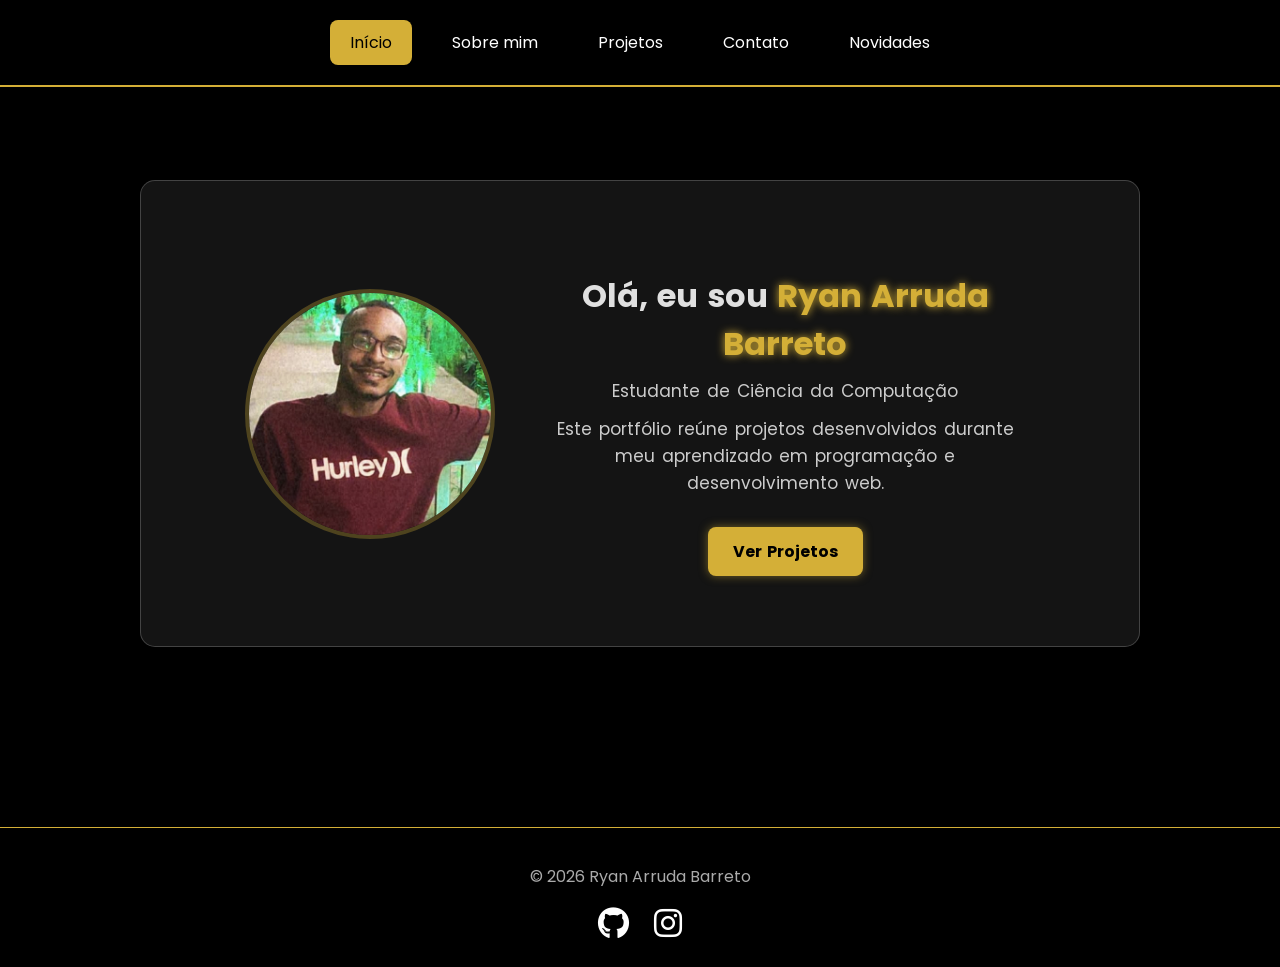
<file: index.html>
<!DOCTYPE html>
<html lang="pt-br">

<head>
    <meta charset="UTF-8">
    <meta name="viewport" content="width=device-width, initial-scale=1.0">
    <link rel="stylesheet" href="style.css">
    <link href="https://fonts.googleapis.com/css2?family=Poppins:wght@300;400;600&display=swap" rel="stylesheet">
    <link rel="stylesheet" href="https://cdnjs.cloudflare.com/ajax/libs/font-awesome/6.5.0/css/all.min.css">
    <title>Ryan Arruda Barreto | Portfólio</title>
</head>

<body>
    <div class="navbar">
        <a href="index.html" class="ativo">Início</a>
        <a href="sobre.html">Sobre mim</a>
        <a href="Projetos.html">Projetos</a>
        <a href="contato.html">Contato</a>
        <a href="novidades.html">Novidades</a>
    </div>

    <div class="caixa">
        <img src="Images/imagem2.jpg" alt="Foto de Ryan">

        <div class="conteudo">
        <h1>Olá, eu sou <strong class="cor">Ryan Arruda Barreto</strong></h1>
            <p>Estudante de Ciência da Computação</p>

            <p>
                Este portfólio reúne projetos desenvolvidos durante meu aprendizado em programação e desenvolvimento web.
            </p>

            <a href="Projetos.html">Ver Projetos</a>
        </div>
    </div>

    <footer>
        <p>© 2026 Ryan Arruda Barreto</p>

        <div class="footer-redes">
            <a href="https://github.com/1Ryan22" target="_blank">
                <i class="fab fa-github"></i>
            </a>

            <a href="https://www.instagram.com/ryanbarreto_22/" target="_blank">
                <i class="fab fa-instagram"></i>
            </a>
        </div>
    </footer>
</body>

</html>
</file>
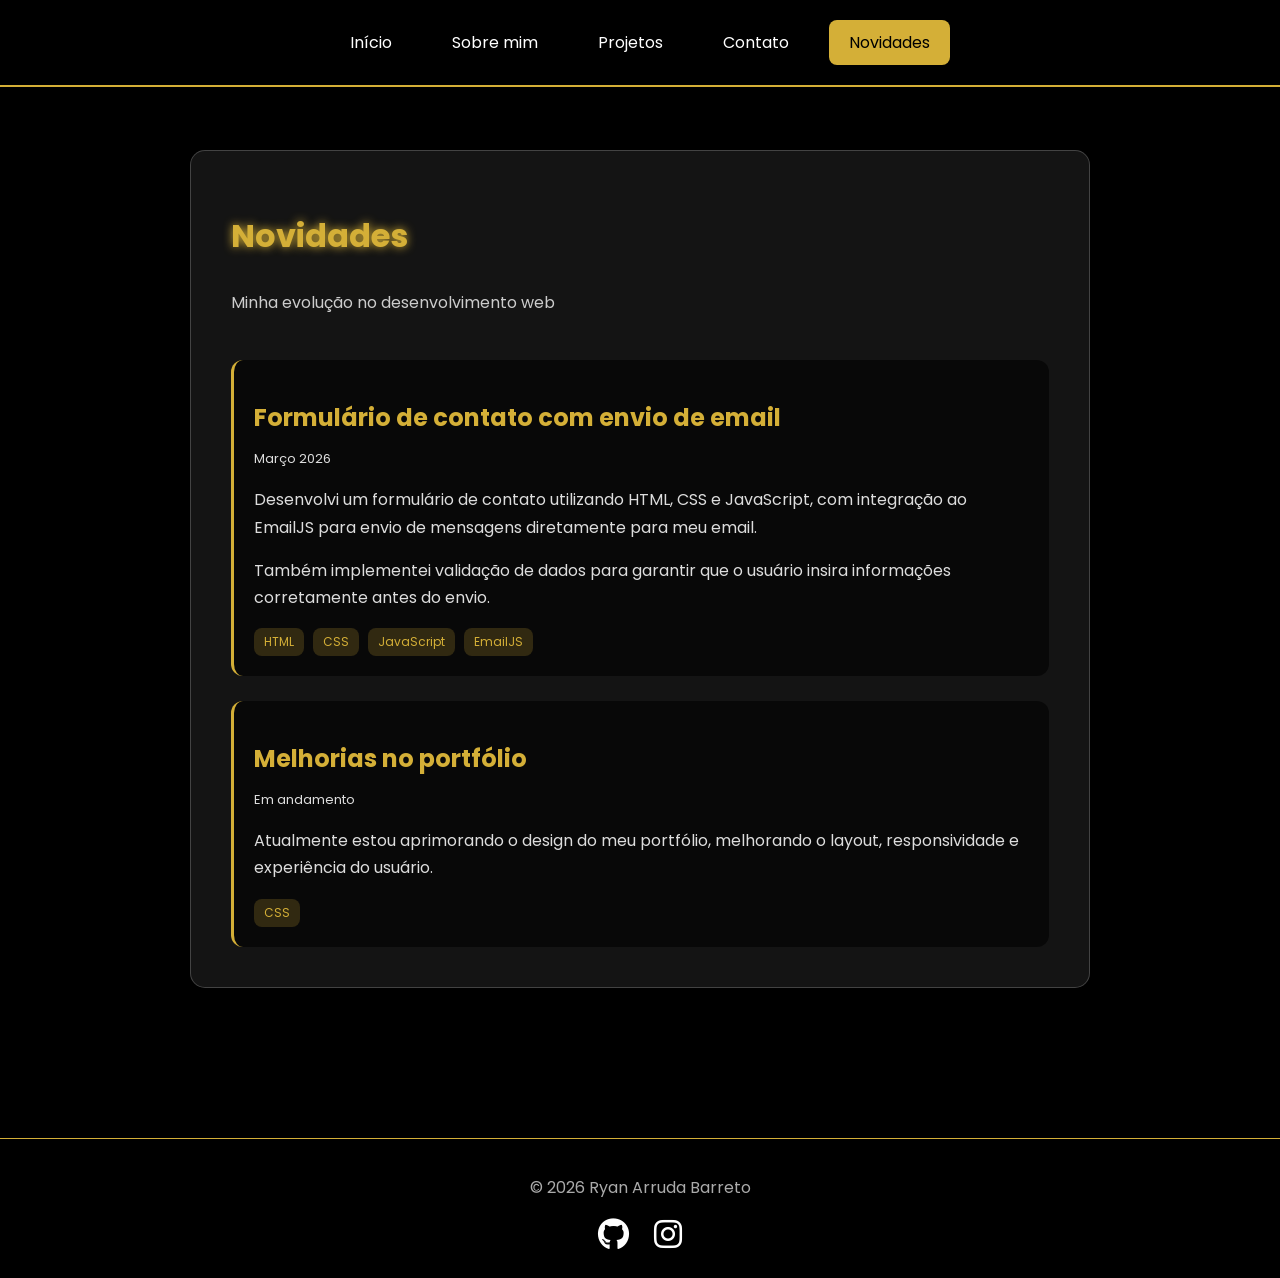
<file: novidades.html>
<!DOCTYPE html>
<html lang="pt-br">

<head>
    <meta charset="UTF-8">
    <meta name="viewport" content="width=device-width, initial-scale=1.0">
    <title>Novidades</title>

    <link rel="stylesheet" href="novidades.css">
    <link href="https://fonts.googleapis.com/css2?family=Poppins:wght@300;400;600&display=swap" rel="stylesheet">
    <link rel="stylesheet" href="https://cdnjs.cloudflare.com/ajax/libs/font-awesome/6.5.0/css/all.min.css">
</head>

<body>

    <!-- NAVBAR -->
    <div class="navbar">
        <a href="index.html">Início</a>
        <a href="sobre.html">Sobre mim</a>
        <a href="Projetos.html">Projetos</a>
        <a href="contato.html">Contato</a>
        <a href="novidades.html" class="ativo">Novidades</a>
    </div>

    <!-- CONTEÚDO -->
    <div class="caixa">

        <h1 class="titulo">Novidades</h1>
        <p class="subtitulo">Minha evolução no desenvolvimento web</p>

        <!-- CARD 1 -->
        <div class="card">
            <h2>Formulário de contato com envio de email</h2>
            <p class="data">Março 2026</p>

            <p>
                Desenvolvi um formulário de contato utilizando HTML, CSS e JavaScript,
                com integração ao EmailJS para envio de mensagens diretamente para meu email.
            </p>

            <p>
                Também implementei validação de dados para garantir que o usuário insira
                informações corretamente antes do envio.
            </p>

            <div class="tags">
                <span>HTML</span>
                <span>CSS</span>
                <span>JavaScript</span>
                <span>EmailJS</span>
            </div>
        </div>

        <!-- CARD 2 (futuro) -->
        <div class="card">
            <h2>Melhorias no portfólio</h2>
            <p class="data">Em andamento</p>

            <p>
                Atualmente estou aprimorando o design do meu portfólio,
                melhorando o layout, responsividade e experiência do usuário.
            </p>

            <div class="tags">
                <span>CSS</span>
            </div>
        </div>

    </div>

    <!-- FOOTER -->
    <footer>
        <p>© 2026 Ryan Arruda Barreto </p>

        <div class="footer-redes">
            <a href="https://github.com/1Ryan22" target="_blank">
                <i class="fab fa-github"></i>
            </a>

            <a href="https://www.instagram.com/ryanbarreto_22/" target="_blank">
                <i class="fab fa-instagram"></i>
            </a>
        </div>
    </footer>

</body>

</html>
</file>
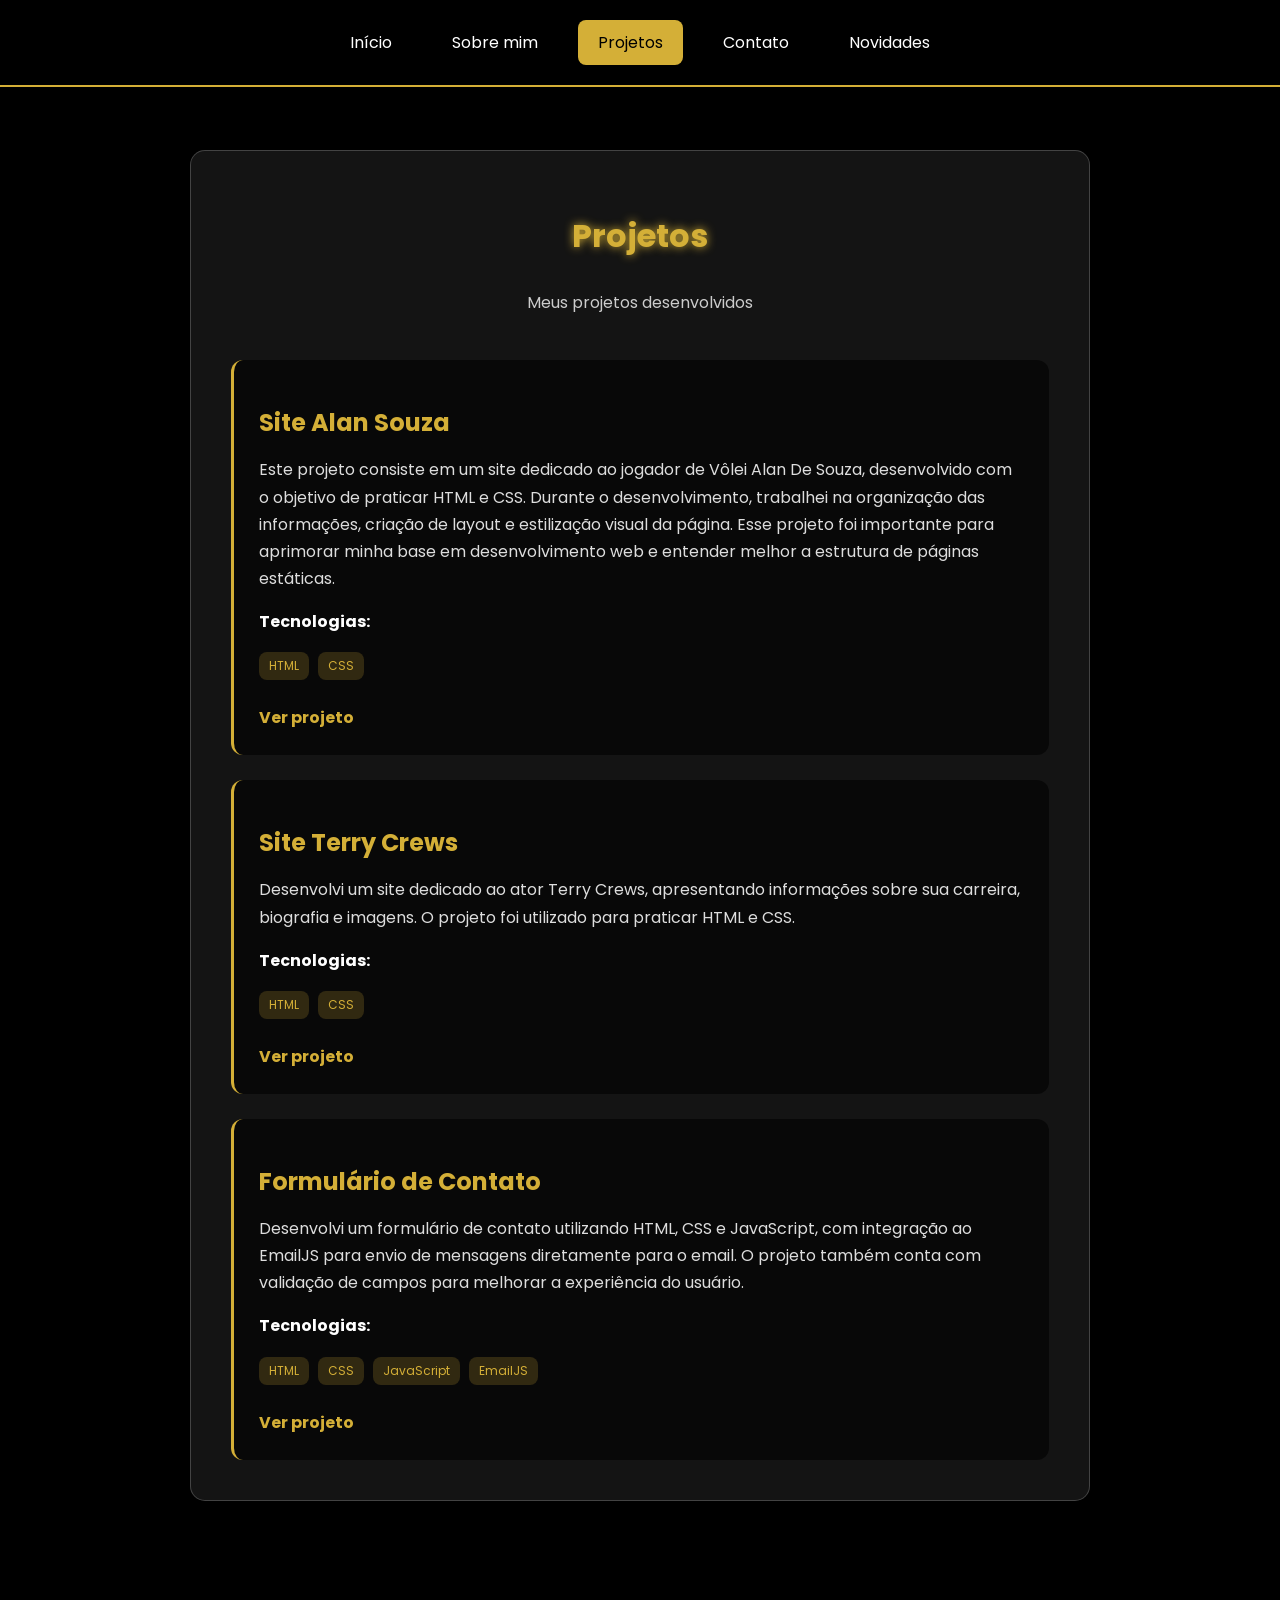
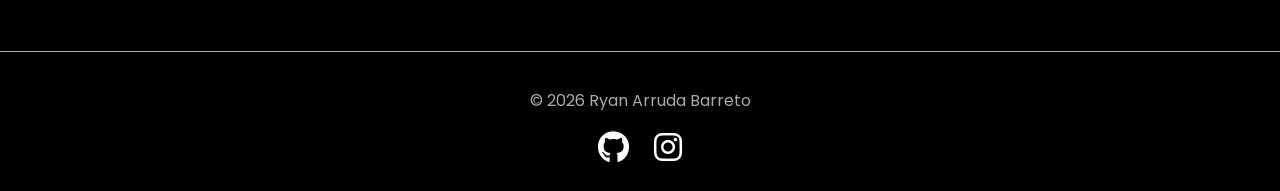
<file: Projetos.html>
<!DOCTYPE html>
<html lang="en">

<head>
    <meta charset="UTF-8">
    <meta name="viewport" content="width=device-width, initial-scale=1.0">
    <link rel="stylesheet" href="projetos.css">
    <link href="https://fonts.googleapis.com/css2?family=Poppins:wght@300;400;600&display=swap" rel="stylesheet">
    <link rel="stylesheet" href="https://cdnjs.cloudflare.com/ajax/libs/font-awesome/6.5.0/css/all.min.css">
    <title>Projetos</title>
</head>

<body>
    <div class="navbar">
        <a href="index.html">Início</a>
        <a href="sobre.html">Sobre mim</a>
        <a href="Projetos.html" class="ativo">Projetos</a>
        <a href="contato.html">Contato</a>
        <a href="novidades.html">Novidades</a>
    </div>

    <div class="caixa">
        <h1 class="titulo">Projetos</h1>
        <p class="subtitulo">Meus projetos desenvolvidos</p>

        <div class="projeto-card">
            <h2>Site Alan Souza</h2>

            <p>
                Este projeto consiste em um site dedicado ao jogador de Vôlei Alan De Souza, desenvolvido com o objetivo de praticar
                HTML e CSS.
                Durante o desenvolvimento, trabalhei na organização das informações, criação de layout e estilização
                visual da página.
                Esse projeto foi importante para aprimorar minha base em desenvolvimento web e entender melhor a
                estrutura de páginas estáticas.
            </p>

            <p><strong>Tecnologias:</strong></p>

            <div class="tags">
                <span>HTML</span>
                <span>CSS</span>
            </div>

            <a href="https://1ryan22.github.io/Alan-Souza/" target="_blank">Ver projeto</a>
        </div>


        <div class="projeto-card">
            <h2>Site Terry Crews</h2>

            <p>
                Desenvolvi um site dedicado ao ator Terry Crews, apresentando informações sobre sua carreira,
                biografia e imagens. O projeto foi utilizado para praticar HTML e CSS.
            </p>

            <p><strong>Tecnologias:</strong></p>

            <div class="tags">
                <span>HTML</span>
                <span>CSS</span>
            </div>

            <a href="https://1ryan22.github.io/Terry-Crews-Fan/" target="_blank">Ver projeto</a>
        </div>

        <div class="projeto-card">
            <h2>Formulário de Contato</h2>

            <p>
                Desenvolvi um formulário de contato utilizando HTML, CSS e JavaScript,
                com integração ao EmailJS para envio de mensagens diretamente para o email.
                O projeto também conta com validação de campos para melhorar a experiência do usuário.
            </p>

            <p><strong>Tecnologias:</strong></p>

            <div class="tags">
                <span>HTML</span>
                <span>CSS</span>
                <span>JavaScript</span>
                <span>EmailJS</span>
            </div>

            <a href="contato.html">Ver projeto</a>
        </div>
    </div>

    <footer>
        <p>© 2026 Ryan Arruda Barreto </p>

        <div class="footer-redes">
            <a href="https://github.com/1Ryan22" target="_blank">
                <i class="fab fa-github"></i>
            </a>

            <a href="https://www.instagram.com/ryanbarreto_22/" target="_blank">
                <i class="fab fa-instagram"></i>
            </a>
        </div>
    </footer>
</body>

</html>
</file>
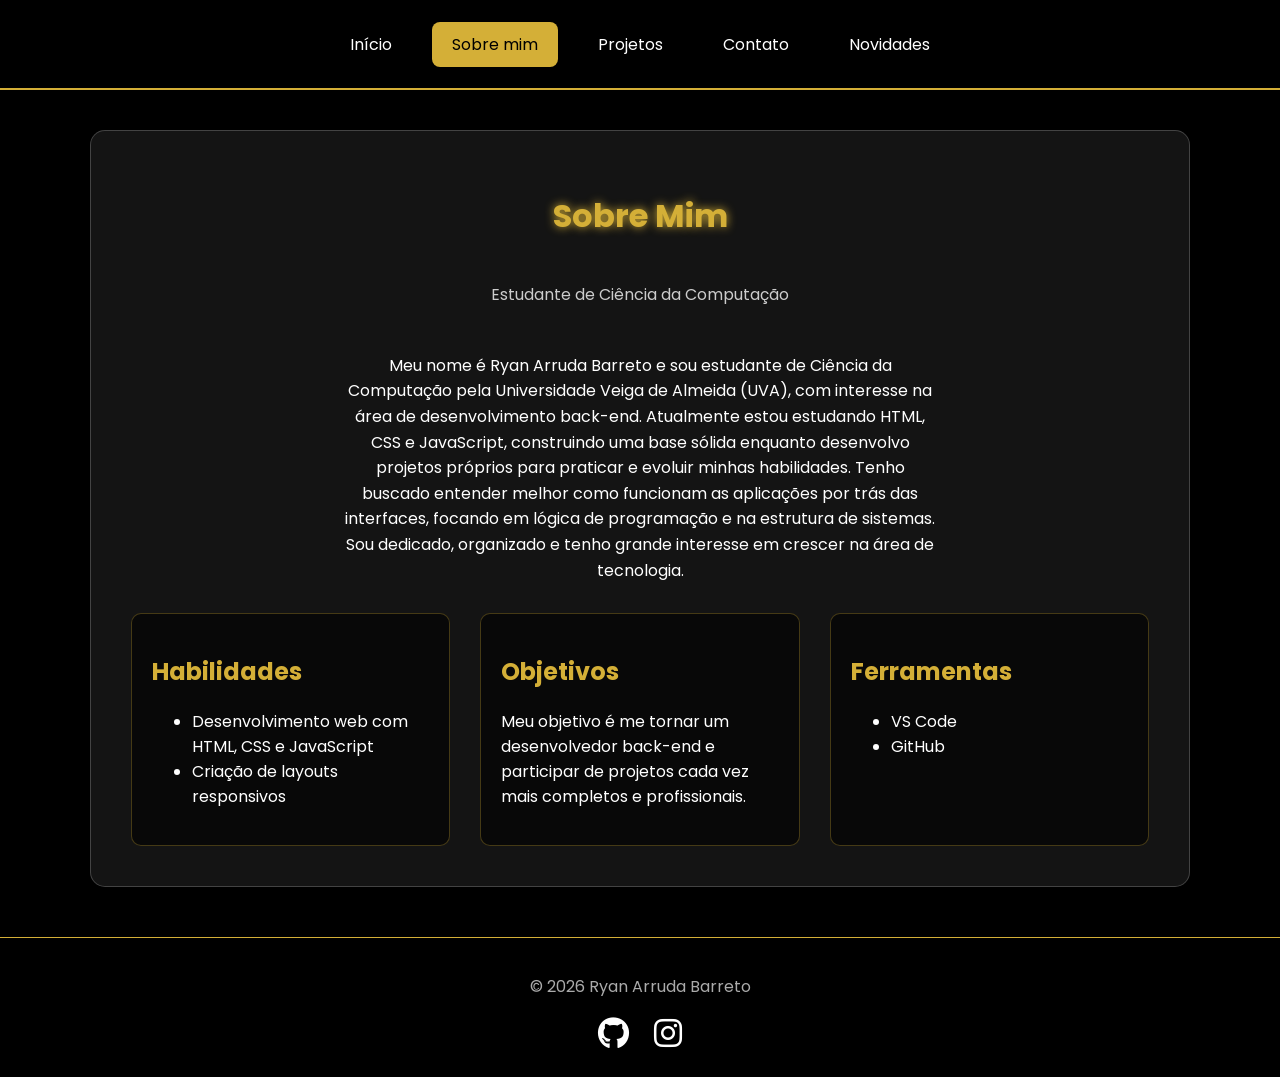
<file: sobre.html>
<!DOCTYPE html>
<html lang="pt-br">

<head>
    <meta charset="UTF-8">
    <title>Sobre Mim</title>
    <link rel="stylesheet" href="sobre.css">
    <link href="https://fonts.googleapis.com/css2?family=Poppins:wght@300;400;600&display=swap" rel="stylesheet">
    <link rel="stylesheet" href="https://cdnjs.cloudflare.com/ajax/libs/font-awesome/6.5.0/css/all.min.css">
</head>

<body>

    <div class="navbar">
        <a href="index.html">Início</a>
        <a href="sobre.html" class="ativo">Sobre mim</a>
        <a href="Projetos.html">Projetos</a>
        <a href="contato.html">Contato</a>
        <a href="novidades.html">Novidades</a>
    </div>

    <div class="caixa">
        <h1 class="titulo">Sobre Mim</h1>
        <p class="subtitulo">Estudante de Ciência da Computação</p>

        <p class="texto">
            Meu nome é Ryan Arruda Barreto e sou estudante de Ciência da Computação pela Universidade Veiga de Almeida
            (UVA), com
            interesse na área de desenvolvimento back-end.

            Atualmente estou estudando HTML, CSS e JavaScript, construindo uma base sólida enquanto desenvolvo projetos
            próprios para praticar e evoluir minhas habilidades.

            Tenho buscado entender melhor como funcionam as aplicações por trás das interfaces, focando em lógica de
            programação e na estrutura de sistemas.

            Sou dedicado, organizado e tenho grande interesse em crescer na área de tecnologia.
        </p>

        <div class="habilidades">
            <h2>Habilidades</h2>
            <ul>
                <li>Desenvolvimento web com HTML, CSS e JavaScript</li>
                <li>Criação de layouts responsivos</li>
            </ul>
        </div>

        <div class="objetivos">
            <h2>Objetivos</h2>
            <p>
                Meu objetivo é me tornar um desenvolvedor back-end e participar de projetos cada vez mais completos e
                profissionais.
            </p>
        </div>

        <div class="ferramentas">
            <h2>Ferramentas</h2>
            <ul>
                <li>VS Code</li>
                <li>GitHub</li>
            </ul>
        </div>
    </div>

    <footer>
        <p>© 2026 Ryan Arruda Barreto</p>

        <div class="footer-redes">
            <a href="https://github.com/1Ryan22" target="_blank">
                <i class="fab fa-github"></i>
            </a>

            <a href="https://www.instagram.com/ryanbarreto_22/" target="_blank">
                <i class="fab fa-instagram"></i>
            </a>
        </div>
    </footer>

</body>

</html>
</file>
<file: style.css>
* {
    box-sizing: border-box;
}

body {
    margin: 0;
    background-color: black;
    font-family: 'Poppins', sans-serif;
}

/* NAVBAR */
.navbar {
    display: flex;
    justify-content: center;
    gap: 20px;
    padding: 20px;
    position: fixed;
    top: 0;
    width: 100%;
    background-color: black;
    border-bottom: 2px solid #d4af37;
    z-index: 1000;
}

.navbar a {
    color: white;
    text-decoration: none;
    padding: 10px 20px;
    border-radius: 8px;
    transition: 0.3s;
}

.navbar a:hover {
    background-color: #d4af37;
    color: black;
}

.navbar a.ativo {
    background-color: #d4af37;
    color: black;
}

/* CAIXA */
.caixa {
    display: flex;
    align-items: center;
    justify-content: center;
    gap: 40px;
    margin: 180px auto;
    padding: 70px;
    width: 90%;
    max-width: 1000px;
    background-color: rgba(255, 255, 255, 0.08);
    backdrop-filter: blur(10px);
    word-spacing: 2px;
    border-radius: 15px;
    border: 1px solid rgba(255, 255, 255, 0.2);
    box-shadow: 0 10px 30px rgba(0, 0, 0, 0.5);
    transition: 0.3s;
}

.caixa:hover {
    transform: translateY(-5px);
}

/* IMAGEM */
.caixa img {
    width: 250px;
    height: 250px;
    object-fit: cover;
    border-radius: 50%;
    border: 4px solid rgba(212, 175, 55, 0.3);
}

/* TEXTO */
.conteudo {
    text-align: center;
    max-width: 500px;
}

.conteudo h1 {
    margin-bottom: 10px;
    font-size: 32px;
    color: #e0e0e0;
}

.conteudo p {
    font-size: 17px;
    margin: 10px;
    color: #ccc;
    line-height: 1.6;
}

.cor {
    color: #d4af37;
    text-shadow: 0 0 8px #d4af37;
}

/* BOTÃO */
.conteudo a {
    display: inline-block;
    margin-top: 20px;
    padding: 12px 25px;
    text-decoration: none;
    border-radius: 8px;
    background-color: #d4af37;
    color: black;
    font-weight: bold;
    transition: 0.3s;
    box-shadow: 0 0 10px rgba(212, 175, 55, 0.5);
}

.conteudo a:hover {
    transform: scale(1.05);
}

/* FOOTER */
footer {
    margin-top: 50px;
    padding: 20px;
    text-align: center;
    border-top: 1px solid #d4af37;
    color: #aaa;
}

.footer-redes {
    margin-top: 15px;
    display: flex;
    justify-content: center;
    gap: 25px;
}

.footer-redes a {
    color: white;
    font-size: 28px;
    text-decoration: none;
    transition: 0.3s;
}

.footer-redes a:visited {
    color: white;
}

.footer-redes a:hover {
    color: #d4af37;
    transform: scale(1.2);
}

.footer-redes i {
    font-size: 32px;
}

/* RESPONSIVO */
@media (max-width: 768px) {
    .navbar {
        gap: 10px;
        flex-wrap: wrap;
        padding: 15px 10px;
    }

    .navbar a {
        padding: 8px 14px;
        font-size: 14px;
    }

    .caixa {
        flex-direction: column;
        text-align: center;
        padding: 35px 25px;
        margin: 140px auto 60px;
    }

    .caixa img {
        width: 180px;
        height: 180px;
    }

    .conteudo h1 {
        font-size: 26px;
    }

    .conteudo p {
        font-size: 16px;
    }
}
</file>
<file: novidades.css>
* {
    box-sizing: border-box;
}

body {
    margin: 0;
    background-color: black;
    font-family: 'Poppins', sans-serif;
    color: white;
}

/* NAVBAR */
.navbar {
    display: flex;
    justify-content: center;
    gap: 20px;
    padding: 20px;
    position: fixed;
    top: 0;
    width: 100%;
    background-color: black;
    border-bottom: 2px solid #d4af37;
    z-index: 1000;
}

.navbar a {
    color: white;
    text-decoration: none;
    padding: 10px 20px;
    border-radius: 8px;
    transition: 0.3s;
}

.navbar a:hover {
    background-color: #d4af37;
    color: black;
}

.navbar a.ativo {
    background-color: #d4af37;
    color: black;
}

/* CAIXA PRINCIPAL */
.caixa {
    display: flex;
    flex-direction: column;
    gap: 25px;
    margin: 150px auto;
    padding: 40px;
    width: 90%;
    max-width: 900px;
    background-color: rgba(255, 255, 255, 0.08);
    backdrop-filter: blur(10px);
    border-radius: 15px;
    border: 1px solid rgba(255, 255, 255, 0.2);
    transition: 0.3s;
}

.caixa:hover {
    transform: translateY(-5px);
}

/* TITULO */
.titulo {
    color: #d4af37;
    text-shadow: 0 0 10px #d4af37;
    margin-bottom: 5px;
}

.subtitulo {
    color: #ccc;
    margin-top: 0;
    margin-bottom: 20px;
}

/* CARDS */
.card {
    background: rgba(0, 0, 0, 0.6);
    padding: 20px;
    border-radius: 12px;
    border-left: 3px solid #d4af37;
    transition: 0.3s;
}

.card:hover {
    transform: translateY(-4px);
    box-shadow: 0 0 20px rgba(212, 175, 55, 0.2);
}

.card h2 {
    color: #d4af37;
    margin-bottom: 8px;
}

.card p {
    color: #ddd;
    line-height: 1.7;
    margin-bottom: 12px;
}

.data {
    color: #aaa;
    font-size: 13px;
    margin-bottom: 15px;
}

/* TAGS */
.tags {
    margin-top: 10px;
}

.tags span {
    display: inline-block;
    background: rgba(212, 175, 55, 0.2);
    color: #d4af37;
    padding: 5px 10px;
    border-radius: 8px;
    margin: 5px 5px 0 0;
    font-size: 12px;
}

/* FOOTER */
footer {
    margin-top: 50px;
    padding: 20px;
    text-align: center;
    border-top: 1px solid #d4af37;
    color: #aaa;
}

.footer-redes {
    margin-top: 15px;
    display: flex;
    justify-content: center;
    gap: 25px;
}

.footer-redes a {
    color: white;
    font-size: 28px;
    text-decoration: none;
    transition: 0.3s;
}

.footer-redes a:visited {
    color: white;
}

.footer-redes a:hover {
    color: #d4af37;
    transform: scale(1.2);
}

.footer-redes i {
    font-size: 32px;
}

/* RESPONSIVO */
@media (max-width: 768px) {
    .caixa {
        margin: 120px auto 40px;
        padding: 25px;
    }

    .titulo {
        font-size: 36px;
    }

    .card h2 {
        font-size: 24px;
    }

    .card p {
        font-size: 15px;
    }
}
</file>
<file: projetos.css>
* {
    box-sizing: border-box;
}

body {
    margin: 0;
    background-color: black;
    font-family: 'Poppins', sans-serif;
    color: white;
}

/* NAVBAR */
.navbar {
    display: flex;
    justify-content: center;
    gap: 20px;
    padding: 20px;
    position: fixed;
    top: 0;
    width: 100%;
    background-color: black;
    border-bottom: 2px solid #d4af37;
    z-index: 1000;
}

.navbar a {
    color: white;
    text-decoration: none;
    padding: 10px 20px;
    border-radius: 8px;
    transition: 0.3s;
}

.navbar a:hover {
    background-color: #d4af37;
    color: black;
}

.navbar a.ativo {
    background-color: #d4af37;
    color: black;
}

/* CAIXA PRINCIPAL */
.caixa {
    display: flex;
    flex-direction: column;
    gap: 25px;
    margin: 150px auto;
    padding: 40px;
    width: 90%;
    max-width: 900px;
    background-color: rgba(255, 255, 255, 0.08);
    backdrop-filter: blur(10px);
    border-radius: 15px;
    border: 1px solid rgba(255, 255, 255, 0.2);
    transition: 0.3s;
}

.caixa:hover {
    transform: translateY(-5px);
}

/* TITULO */
.titulo {
    color: #d4af37;
    text-shadow: 0 0 10px #d4af37;
    margin-bottom: 5px;
    text-align: center;
}

.subtitulo {
    color: #ccc;
    margin-top: 0;
    margin-bottom: 20px;
    text-align: center;
}

/* CARD DOS PROJETOS */
.projeto-card {
    background: rgba(0, 0, 0, 0.6);
    padding: 25px;
    border-radius: 12px;
    border-left: 3px solid #d4af37;
    transition: 0.3s;
}

.projeto-card:hover {
    transform: translateY(-4px);
    box-shadow: 0 0 20px rgba(212, 175, 55, 0.2);
}

.projeto-card h2 {
    color: #d4af37;
    margin-bottom: 8px;
}

.projeto-card p {
    color: #ddd;
    line-height: 1.7;
    margin-bottom: 12px;
}

.projeto-card strong {
    color: white;
}

/* TAGS */
.tags {
    margin-top: 10px;
    margin-bottom: 15px;
}

.tags span {
    display: inline-block;
    background: rgba(212, 175, 55, 0.2);
    color: #d4af37;
    padding: 5px 10px;
    border-radius: 8px;
    margin: 5px 5px 0 0;
    font-size: 12px;
}

/* LINK / BOTÃO */
.projeto-card a {
    display: inline-block;
    margin-top: 10px;
    color: #d4af37;
    text-decoration: none;
    font-weight: bold;
    transition: 0.3s;
}

.projeto-card a:hover {
    text-decoration: underline;
}

/* FOOTER */
footer {
    margin-top: 50px;
    padding: 20px;
    text-align: center;
    border-top: 1px solid #d4af37;
    color: #aaa;
}

.footer-redes {
    margin-top: 15px;
    display: flex;
    justify-content: center;
    gap: 25px;
}

.footer-redes a {
    color: white;
    font-size: 28px;
    text-decoration: none;
    transition: 0.3s;
}

.footer-redes a:visited {
    color: white;
}

.footer-redes a:hover {
    color: #d4af37;
    transform: scale(1.2);
}

.footer-redes i {
    font-size: 32px;
}

/* RESPONSIVO */
@media (max-width: 768px) {
    .caixa {
        margin: 120px auto 40px;
        padding: 25px;
    }

    .titulo {
        font-size: 36px;
    }

    .projeto-card h2 {
        font-size: 24px;
    }

    .projeto-card p {
        font-size: 15px;
    }
}
</file>
<file: sobre.css>
* {
    box-sizing: border-box;
}

body {
    margin: 0;
    padding-top: 90px;
    /* espaço exato da navbar */
    background-color: black;
    font-family: 'Poppins', sans-serif;
    color: white;
}

/* NAVBAR */
.navbar {
    display: flex;
    justify-content: center;
    gap: 20px;
    align-items: center;
    height: 90px;
    /* altura fixa */
    position: fixed;
    top: 0;
    left: 0;
    width: 100%;
    background-color: black;
    border-bottom: 2px solid #d4af37;
    z-index: 1000;
}

.navbar a {
    color: white;
    text-decoration: none;
    padding: 10px 20px;
    border-radius: 8px;
}

.navbar a:hover,
.navbar a.ativo {
    background-color: #d4af37;
    color: black;
}

/* CAIXA */
.caixa {
    display: grid;
    grid-template-columns: 1fr 1fr 1fr;
    gap: 30px;
    margin: 40px auto;
    padding: 40px;
    width: 90%;
    max-width: 1100px;
    background-color: rgba(255, 255, 255, 0.08);
    backdrop-filter: blur(10px);
    border-radius: 15px;
    border: 1px solid rgba(255, 255, 255, 0.2);
    transition: 0.3s;
}

.caixa:hover {
    transform: translateY(-5px);
}

/* TÍTULOS */
.titulo,
.subtitulo,
.texto {
    grid-column: 1 / 4;
    text-align: center;
}

.titulo {
    color: #d4af37;
    text-shadow: 0 0 10px #d4af37;
}

.subtitulo {
    color: #ccc;
    margin-top: -10px;
}

.texto {
    max-width: 600px;
    margin: 0 auto;
    line-height: 1.6;
}

/* CARDS */
.habilidades,
.objetivos,
.ferramentas {
    background: rgba(0, 0, 0, 0.6);
    padding: 20px;
    border-radius: 10px;
    border: 1px solid rgba(212, 175, 55, 0.3);
    transition: 0.3s;
}

.habilidades h2,
.objetivos h2,
.ferramentas h2 {
    color: #d4af37;
}

.habilidades:hover,
.objetivos:hover,
.ferramentas:hover {
    transform: translateY(-5px);
    box-shadow: 0 0 15px rgba(212, 175, 55, 0.2);
}

/* FOOTER */
footer {
    margin-top: 50px;
    padding: 20px;
    text-align: center;
    border-top: 1px solid #d4af37;
    color: #aaa;
}

.footer-redes {
    margin-top: 15px;
    display: flex;
    justify-content: center;
    gap: 25px;
}

.footer-redes a {
    color: white;
    font-size: 28px;
    text-decoration: none;
    transition: 0.3s;
}

.footer-redes a:visited {
    color: white;
}

.footer-redes a:hover {
    color: #d4af37;
    transform: scale(1.2);
}

.footer-redes i {
    font-size: 32px;
}
</file>
